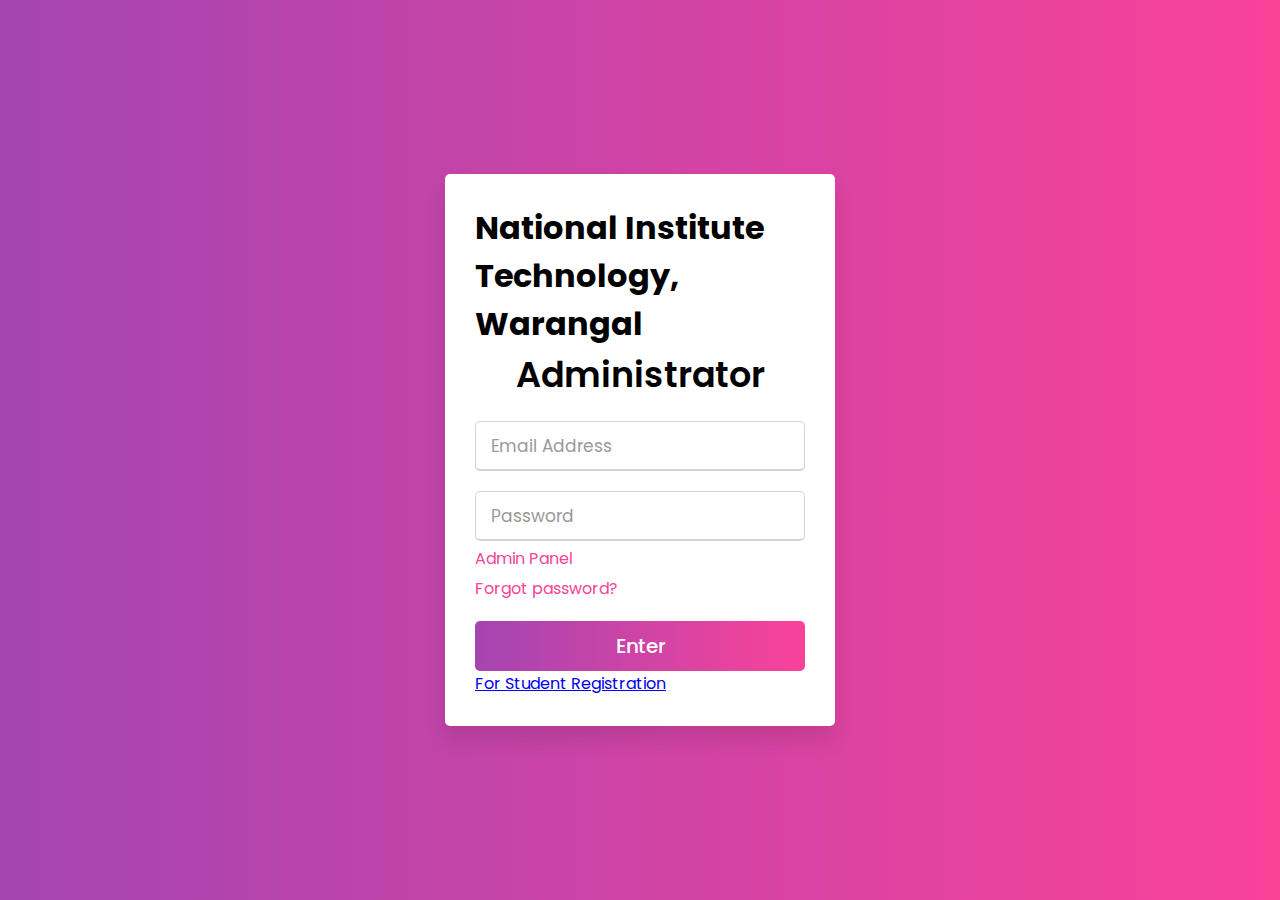
<file: index.html>
<!DOCTYPE html>
<html lang="en" dir="ltr">
    <head>
        <meta charset="utf-8">
        <link rel="stylesheet" href="landing page css.css">
        <meta name="viewport" content="width=device-width, initial-scale=1.0">
    </head>

    <body>
        <div class="wrapper">
            <h1>National Institute Technology, Warangal</h1>
            <div class="title-text">
                
                <div class="title signup">
                    Administrator</div>
            </div>

            
                <div class="form-inner">
                    <form action="login.php" class="login" method="post" >
                        <div class="field">
                            <input type="text" placeholder="Email Address" name="mail" required>
                        </div>
                        <div class="field">
                            <input type="password" placeholder="Password" name="pass" required>
                        </div>
                        <div class="pass-link">
                            <a href="admin page.html">Admin Panel</a>
                        </div>
                        <div class="pass-link">
                            <a href="#">Forgot password?</a>
                        </div>
                        <div class="field btn">
                            <div class="btn-layer">
                            </div>
                            <input type="submit" value="Enter" name="submit">
                        </div>
                        <a href="studentpage.html">For Student Registration</a>
                    </form>
                </div>
            </div>
        </div>

        <!-- <script>
            const loginText = document.querySelector(".title-text .login");
            const loginForm = document.querySelector("form.login");
            const loginBtn = document.querySelector("label.login");
            const signupBtn = document.querySelector("label.signup");
            const signupLink = document.querySelector("form .signup-link a");
            signupBtn.onclick = (()=>{
            loginForm.style.marginLeft = "-50%";
            loginText.style.marginLeft = "-50%";
            });
            loginBtn.onclick = (()=>{
            loginForm.style.marginLeft = "0%";
            loginText.style.marginLeft = "0%";
            });
        </script> -->

    </body>
</html>
</file>
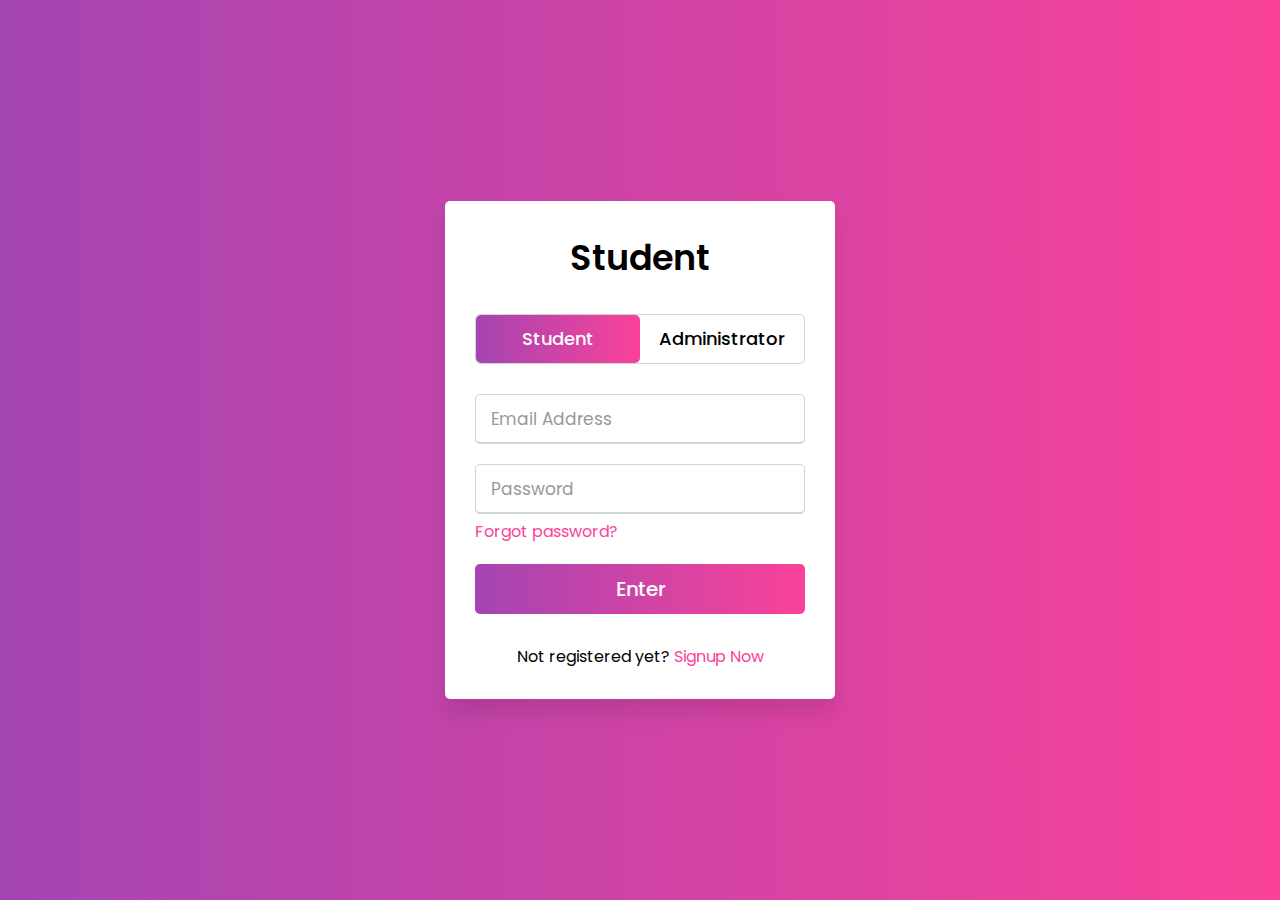
<file: landing page.html>
<!DOCTYPE html>
<html lang="en" dir="ltr">
    <head>
        <meta charset="utf-8">
        <link rel="stylesheet" href="landing page css.css">
        <meta name="viewport" content="width=device-width, initial-scale=1.0">
    </head>

    <body>
        <div class="wrapper">
            <div class="title-text">
                <div class="title login">
                    Student</div>
                <div class="title signup">
                    Administrator</div>
            </div>

            <div class="form-container">
                <div class="slide-controls">
                    <input type="radio" name="slide" id="login" checked>
                    <input type="radio" name="slide" id="signup">
                    <label for="login" class="slide login">Student</label>
                    <label for="signup" class="slide signup">Administrator</label>
                <div class="slider-tab">
                </div>
                </div>
                <div class="form-inner">
                    <form action="#" class="login">
                        <div class="field">
                            <input type="text" placeholder="Email Address" required>
                        </div>
                        <div class="field">
                            <input type="password" placeholder="Password" required>
                        </div>
                        <div class="pass-link">
                            <a href="#">Forgot password?</a>
                        </div>
                        <div class="field btn">
                            <div class="btn-layer">
                            </div>
                            <input type="submit" value="Enter">
                        </div>
                        <div class="signup-link">
                            Not registered yet?
                            <a href="studentpage.html">Signup Now</a>
                        </div>
                    </form>
                    <form action="#" class="signup">
                        <div class="field">
                            <input type="text" placeholder="Email Address" required>
                        </div>
                        <div class="field">
                            <input type="password" placeholder="Password" required>
                        </div>
                        <div class="pass-link">
                            <a href="#">Forgot password?</a>
                        </div>
                        <div class="field btn">
                            <div class="btn-layer">
                            </div>
                            <input type="submit" value="Enter">
                        </div>
                    </form>
                </div>
            </div>
        </div>

        <script>
            const loginText = document.querySelector(".title-text .login");
            const loginForm = document.querySelector("form.login");
            const loginBtn = document.querySelector("label.login");
            const signupBtn = document.querySelector("label.signup");
            const signupLink = document.querySelector("form .signup-link a");
            signupBtn.onclick = (()=>{
            loginForm.style.marginLeft = "-50%";
            loginText.style.marginLeft = "-50%";
            });
            loginBtn.onclick = (()=>{
            loginForm.style.marginLeft = "0%";
            loginText.style.marginLeft = "0%";
            });
        </script>

    </body>
</html>
</file>
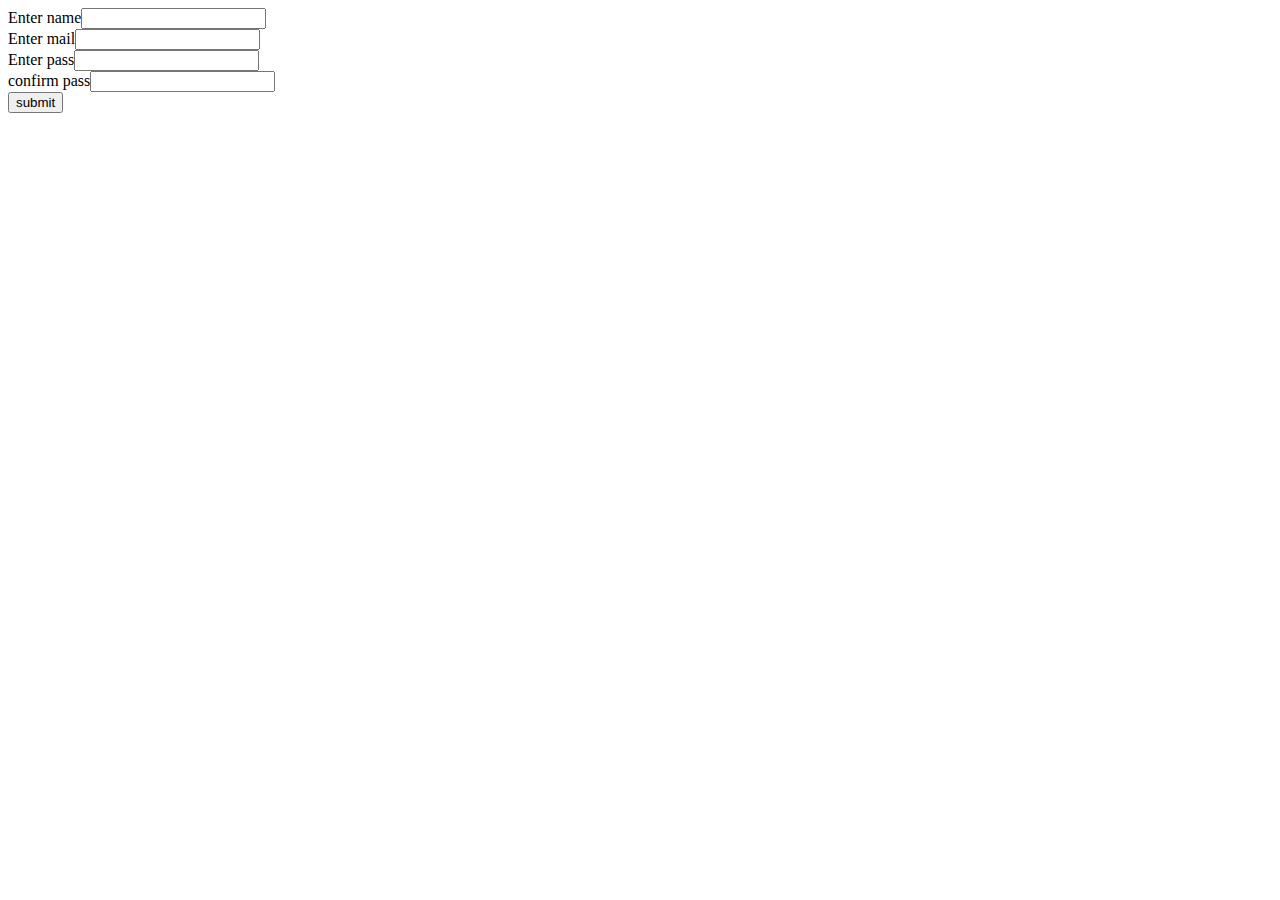
<file: reg.html>
<!DOCTYPE html>
<html lang="en">
<head>
  <meta charset="UTF-8">
  <meta http-equiv="X-UA-Compatible" content="IE=edge">
  <meta name="viewport" content="width=device-width, initial-scale=1.0">
  <title>Document</title>
</head>
<body>
  <form action="registration.php" method="POST">
    Enter name<input type="text" required="true" name="name"><br>
    Enter mail<input type="email" required="true" name="mail"><br>
    Enter pass<input type="password" required="true" name="pass"><br>
    confirm pass<input type="password" required="true" name="cpass"><br>
    <input type="submit" name="submit" value="submit">
  </form>
</body>
</html>
</file>
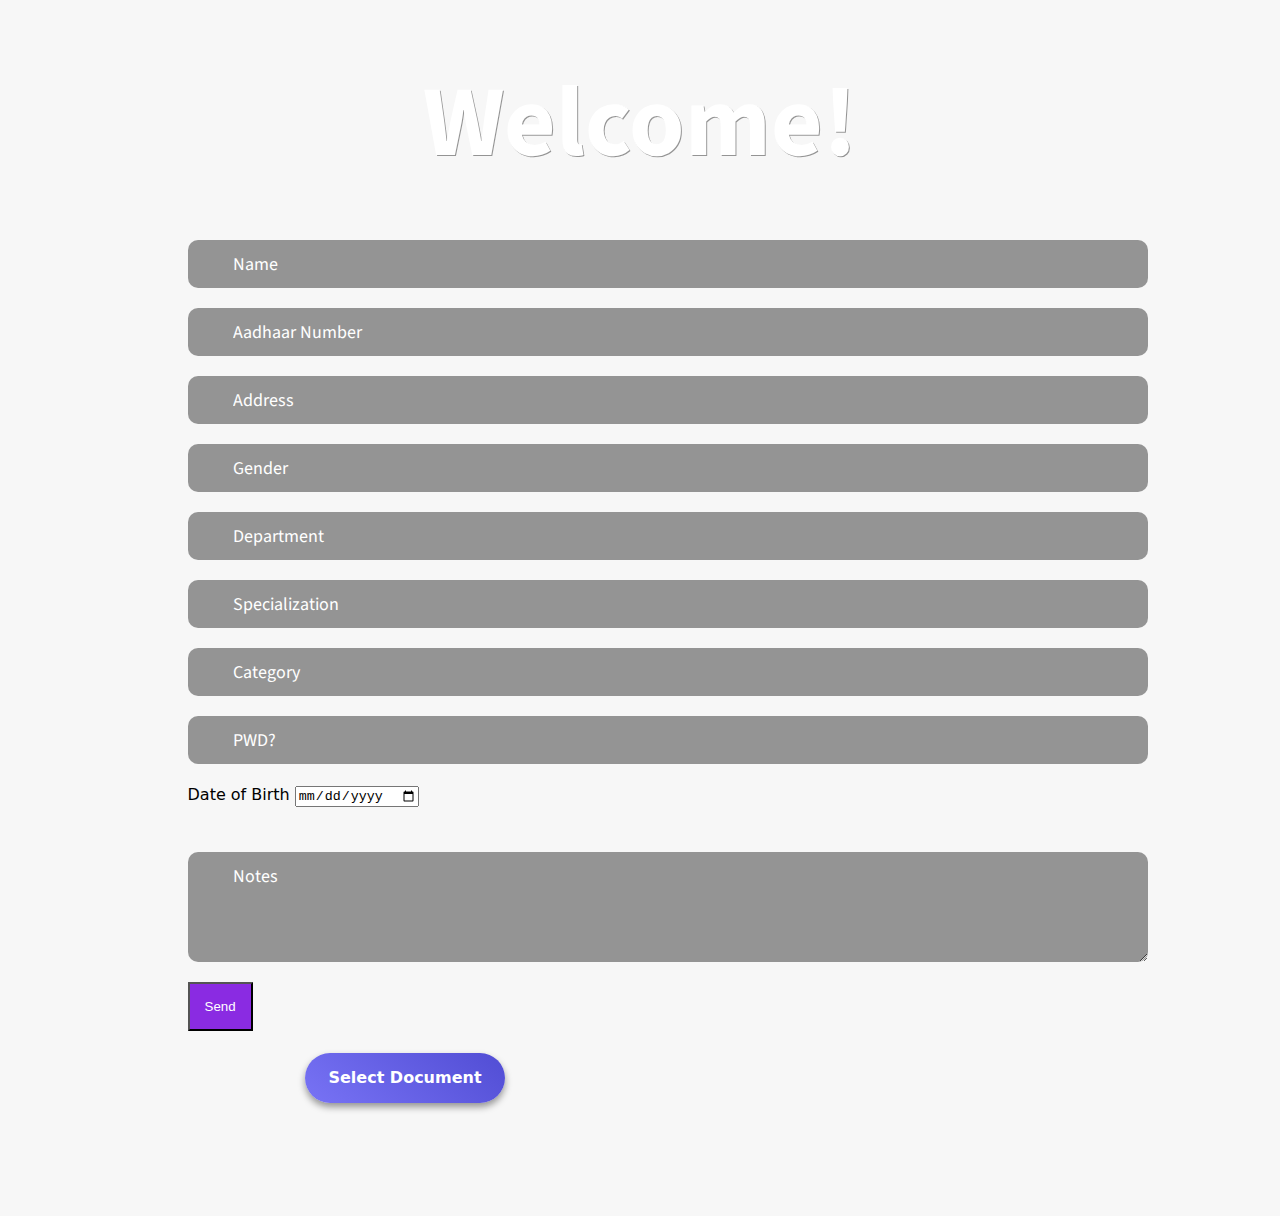
<file: studentpage.html>
<html>
    <head>
        <link rel="stylesheet" href="student page css.css">
    </head>

    <body>
        <h1>Welcome!</h1>
        <div class="wpcf7" id="wpcf7-f156-p143-o1 formwrap">
            <form action="registration.php" method="post" class="wpcf7-form" novalidate="novalidate">
                <div style="display: none;">
                    <input type="hidden" name="_wpcf7" value="156">
                    <input type="hidden" name="_wpcf7_version" value="3.7.2">
                    <input type="hidden" name="_wpcf7_locale" value="en_US">
                    <input type="hidden" name="_wpcf7_unit_tag" value="wpcf7-f156-p143-o1">
                    <input type="hidden" name="_wpnonce" value="d1da331d93">
                </div>
                    <p>
                        <span class="wpcf7-form-control-wrap Name">
                            <input type="text" name="name" value="" size="40" class="nameinput wpcf7-form-control wpcf7-text wpcf7-validates-as-required" aria-required="true" aria-invalid="false" placeholder="Name">
                        </span>

                        <span class="wpcf7-form-control-wrap Name">
                            <input type="text" name="adhar" value="" size="40" class="nameinput wpcf7-form-control wpcf7-text wpcf7-validates-as-required" aria-required="true" aria-invalid="false" placeholder="Aadhaar Number">
                        </span>

                        <span class="wpcf7-form-control-wrap Name">
                            <input type="text" name="address" value="" size="40" class="nameinput wpcf7-form-control wpcf7-text wpcf7-validates-as-required" aria-required="true" aria-invalid="false" placeholder="Address">
                        </span>

                        <span class="wpcf7-form-control-wrap Subject flat">
                            <select name="gender" class="indent wpcf7-form-control wpcf7-select wpcf7-validates-as-required" aria-required="true" aria-invalid="false">
                            <option value="Gender">Gender</option>
                            <option value="Male">Male</option>
                            <option value="Female">Female</option>
                            <option value="Other">Other</option>
                            </select>
                        </span>

                        <span class="wpcf7-form-control-wrap Subject flat">
                            <select name="department" class="indent wpcf7-form-control wpcf7-select wpcf7-validates-as-required" aria-required="true" aria-invalid="false">
                            <option value="Department">Department</option>
                            <option value="xxx">xxx</option>
                            <option value="yyy">yyy</option>
                            <option value="zzz">zzz</option>
                            </select>
                        </span>

                        <span class="wpcf7-form-control-wrap Subject flat">
                            <select name="specialization" class="indent wpcf7-form-control wpcf7-select wpcf7-validates-as-required" aria-required="true" aria-invalid="false">
                            <option value="Specialization">Specialization</option>
                            <option value="xxx">xxx</option>
                            <option value="yyy">yyy</option>
                            <option value="zzz">zzz</option>
                            </select>
                        </span>

                        <span class="wpcf7-form-control-wrap Subject flat">
                            <select name="category" class="indent wpcf7-form-control wpcf7-select wpcf7-validates-as-required" aria-required="true" aria-invalid="false">
                            <option value="Category">Category</option>
                            <option value="general">General</option>
                            <option value="sc">SC</option>
                            <option value="st">ST</option>
                            <option value="obc">OBC</option>
                            </select>
                        </span>

                        <span class="wpcf7-form-control-wrap Subject flat">
                            <select name="PWD" class="indent wpcf7-form-control wpcf7-select wpcf7-validates-as-required" aria-required="true" aria-invalid="false">
                            <option value="pwd">PWD?</option>
                            <option value="yes">Yes</option>
                            <option value="no">No</option>
                            </select>
                        </span>
                        
                        <span class="wpcf7-form-control-wrap Subject flat">
                        
                            <label for="birthday">Date of Birth</label>
                            <input type="date" id="birthday" name="date">
                        </span>

                        <span class="wpcf7-form-control-wrap Message">
                            <textarea name="notes" cols="45" rows="10" class="wpcf7-form-control wpcf7-textarea" aria-invalid="false" placeholder="Notes"></textarea>
                        </span>

                        <div class="file-input">
                            <input type="file" id="file" class="file" name="docs">
                            <label for="file">
                              Select Document
                              <p class="file-name"></p>
                            </label>
                        </div>
<!-- 
                        <div class="image-input">
                            <input type="image" id="image" name="image">
                            <label for="image">
                              Select Image
                            </label>
                        </div> -->

                        <input style="padding: 15px;color:white; background-color: blueviolet; border-radius: 0.5px;" type="submit" value="Send" name="submit" >
                        <!-- <img class="ajax-loader" src="http://www.jordancundiff.com/wp-content/plugins/contact-form-7/images/ajax-loader.gif" alt="Sending ..." style="visibility: hidden;"> -->
                    </p>
                <!-- <div class="wpcf7-response-output wpcf7-display-none">
            </div> -->
        </form>
        </div>
    </body>
</html>
</file>
<file: landing page css.css>
@import url('https://fonts.googleapis.com/css?family=Poppins:400,500,600,700&display=swap');
*{
  margin: 0;
  padding: 0;
  box-sizing: border-box;
  font-family: 'Poppins', sans-serif;
}
html,body{
  display: grid;
  height: 100%;
  width: 100%;
  place-items: center;
  background: -webkit-linear-gradient(left, #a445b2, #fa4299);
}
::selection{
  background: #fa4299;
  color: #fff;
}
.wrapper{
  overflow: hidden;
  max-width: 390px;
  background: #fff;
  padding: 30px;
  border-radius: 5px;
  box-shadow: 0px 15px 20px rgba(0,0,0,0.1);
}
.wrapper .title-text{
  display: flex;
  width: 200%;
}
.wrapper .title{
  width: 50%;
  font-size: 35px;
  font-weight: 600;
  text-align: center;
  transition: all 0.6s cubic-bezier(0.68,-0.55,0.265,1.55);
}
.wrapper .slide-controls{
  position: relative;
  display: flex;
  height: 50px;
  width: 100%;
  overflow: hidden;
  margin: 30px 0 10px 0;
  justify-content: space-between;
  border: 1px solid lightgrey;
  border-radius: 5px;
}
.slide-controls .slide{
  height: 100%;
  width: 100%;
  color: #fff;
  font-size: 18px;
  font-weight: 500;
  text-align: center;
  line-height: 48px;
  cursor: pointer;
  z-index: 1;
  transition: all 0.6s ease;
}
.slide-controls label.signup{
  color: #000;
}
.slide-controls .slider-tab{
  position: absolute;
  height: 100%;
  width: 50%;
  left: 0;
  z-index: 0;
  border-radius: 5px;
  background: -webkit-linear-gradient(left, #a445b2, #fa4299);
  transition: all 0.6s cubic-bezier(0.68,-0.55,0.265,1.55);
}
input[type="radio"]{
  display: none;
}
#signup:checked ~ .slider-tab{
  left: 50%;
}
#signup:checked ~ label.signup{
  color: #fff;
  cursor: default;
  user-select: none;
}
#signup:checked ~ label.login{
  color: #000;
}
#login:checked ~ label.signup{
  color: #000;
}
#login:checked ~ label.login{
  cursor: default;
  user-select: none;
}
.wrapper .form-container{
  width: 100%;
  overflow: hidden;
}
.form-container .form-inner{
  display: flex;
  width: 200%;
}
.form-container .form-inner form{
  width: 50%;
  transition: all 0.6s cubic-bezier(0.68,-0.55,0.265,1.55);
}
.form-inner form .field{
  height: 50px;
  width: 100%;
  margin-top: 20px;
}
.form-inner form .field input{
  height: 100%;
  width: 100%;
  outline: none;
  padding-left: 15px;
  border-radius: 5px;
  border: 1px solid lightgrey;
  border-bottom-width: 2px;
  font-size: 17px;
  transition: all 0.3s ease;
}
.form-inner form .field input:focus{
  border-color: #fc83bb;
  /* box-shadow: inset 0 0 3px #fb6aae; */
}
.form-inner form .field input::placeholder{
  color: #999;
  transition: all 0.3s ease;
}
form .field input:focus::placeholder{
  color: #b3b3b3;
}
.form-inner form .pass-link{
  margin-top: 5px;
}
.form-inner form .signup-link{
  text-align: center;
  margin-top: 30px;
}
.form-inner form .pass-link a,
.form-inner form .signup-link a{
  color: #fa4299;
  text-decoration: none;
}
.form-inner form .pass-link a:hover,
.form-inner form .signup-link a:hover{
  text-decoration: underline;
}
form .btn{
  height: 50px;
  width: 100%;
  border-radius: 5px;
  position: relative;
  overflow: hidden;
}
form .btn .btn-layer{
  height: 100%;
  width: 300%;
  position: absolute;
  left: -100%;
  background: -webkit-linear-gradient(right, #a445b2, #fa4299, #a445b2, #fa4299);
  border-radius: 5px;
  transition: all 0.4s ease;;
}
form .btn:hover .btn-layer{
  left: 0;
}
form .btn input[type="submit"]{
  height: 100%;
  width: 100%;
  z-index: 1;
  position: relative;
  background: none;
  border: none;
  color: #fff;
  padding-left: 0;
  border-radius: 5px;
  font-size: 20px;
  font-weight: 500;
  cursor: pointer;
}
</file>
<file: student page css.css>
@import url(https://fonts.googleapis.com/css?family=Source+Sans+Pro);
body {
	  background:#2d3b36 url(https://images.unsplash.com/photo-1557683316-973673baf926?ixlib=rb-1.2.1&ixid=MnwxMjA3fDB8MHxleHBsb3JlLWZlZWR8M3x8fGVufDB8fHx8&w=1000&q=80)no-repeat center center fixed;
  	-webkit-background-size: cover;
	  -moz-background-size: cover;
	  -o-background-size: cover;
	  background-size: cover;
    padding-top: 0px;
}

body {
  font-family: "system-ui";
  line-height: 1.4;
  padding: 1rem;
  background-color: #f7f7f7;
  min-height: 1200px;
}

* {
  box-sizing: border-box;
}

h1 {
   color: #fff; 
   text-shadow: 1px 1px 0 rgba(0,0,0,0.4);
   padding-top: 30px;
   font-size: 100px; 
   font-weight: 700;
   text-align: center;
   font-family: 'Source Sans Pro', sans-serif;
   margin: 0px;
}

form {
    margin-left:auto;
    margin-right:auto;
    width: 965px;
    height: 450px;
    padding:30px;
    -moz-border-radius: 10px;
    -webkit-border-radius: 10px;
    border-radius: 10px;
    -moz-background-clip: padding;
    -webkit-background-clip: padding-box;
    background-clip: padding-box; 
    overflow: visible; 
}

textarea{
	  background: rgba(0, 0, 0, 0.4); 
    width: 960px;
    height: 110px;
    border: none;
    -moz-border-radius: 10px;
    -webkit-border-radius: 10px;
    border-radius: 10px;
    -moz-background-clip: padding;
    -webkit-background-clip: padding-box;
    background-clip: padding-box; 
    display: block;
    font-family: 'Source Sans Pro', sans-serif;
    font-size: 18px;
    color: #fff;
    padding-left: 45px;
    padding-right: 20px;
    padding-top: 12px;
    margin-bottom: 20px;
    overflow: hidden;
}

select {
    width: 960px;
    height: 48px;
    line-height: 1.5;
    font-size: 1.4em;
    border: none;
    border-radius: 10px;
    -webkit-border-radius: 10px;
    -mox-border-radius: 10px;
    color: #fff;
    display: block;
    background: transparent;
    background-color: rgba(0,0,0,.4);
    margin-bottom: 20px;
    display: block;
    font-family: 'Source Sans Pro', sans-serif;
    font-size: 18px;
    appearance: none;
    -webkit-appearance: none;
    -moz-appearance: none;
}

.nameinput, .emailinput {
    width: 960px;
    height: 48px;
    border: none;
    -moz-border-radius: 10px;
    -webkit-border-radius: 10px;
    border-radius: 10px;
    -moz-background-clip: padding;
    -webkit-background-clip: padding-box;
    background-clip: padding-box; 
    display: block;
    font-family: 'Source Sans Pro', sans-serif;
    font-size: 18px;
    color: #fff;
    padding-left: 20px;
    padding-right: 20px;
    margin-bottom: 20px;
}

input[type=submit] {
    cursor: pointer;
}

input.nameinput {
	  background: rgba(0, 0, 0, 0.4); 
	  padding-left: 45px;
}

input.emailinput {
	  background: rgba(0, 0, 0, 0.4);
	  padding-left: 45px;
}

input.message {
	  background: rgba(0, 0, 0, 0.4);
	  padding-left: 45px;
}

select.indent {
	  padding-left: 45px;
    cursor: pointer;
}

::-webkit-input-placeholder {
	  color: #fff;
}

:-moz-placeholder{ 
    color: #fff; 
}

::-moz-placeholder {
    color: #fff;
}

:-ms-input-placeholder {  
	  color: #fff; 
}

input:focus, textarea:focus { 
	  background-color: rgba(0, 0, 0, 0.2);
    -moz-box-shadow: 0 0 5px 1px rgba(255,255,255,.5);
    -webkit-box-shadow: 0 0 5px 1px rgba(255,255,255,.5);
    box-shadow: 0 0 5px 1px rgba(255,255,255,.5);
	  overflow: hidden; 
}

.btn {
	border: none;
	font-family: 'Source Sans Pro', sans-serif;
  font-size: 18px;
  width: 200px;
  height: 48px;
	color: #000;
	background: #fff;
	cursor: pointer;
	display: inline-block;
	font-weight: 700;
	position: absolute;
  top: 1050px;
  right: 250px;
  outline: none;
  box-shadow: 0 6px #cecece;
  border-radius: 5px;
  margin-right: 6px;
}

.btn:hover {
	transform: scale(1.02);
}

.btn:active {
	background: #fff;
  outline: none;
  box-shadow: 0 0 #cecece;
	top: 6px;
}

.flat {
	border: none;
	cursor: pointer;
	display: inline-block;
	outline: none;
  position: relative;
	-webkit-transition: all 0.3s;
	-moz-transition: all 0.3s;
	transition: all 0.3s;
}


.flat:before {
	position: absolute;
	height: 100%;
	left: 0;
	top: 0;
	line-height: 3;
	font-size: 140%;
	width: 60px;
}


.flat {
   width: 960px !important;
   height: 48px;
   overflow: hidden;
   margin-bottom: 20px;
   background: url(http://www.jordancundiff.com/wp-content/uploads/2014/03/icon-dropdown.png) no-repeat right;
   }


.file {
  opacity: 0;
  width: 0.1px;
  height: 0.1px;
  position: absolute;
}

.file-name {
  position: absolute;
  bottom: -35px;
  left: 10px;
  font-size: 0.85rem;
  color: #555;
}

.file-input label {
  display: block;
  position: absolute;
  top: 1053px;
  left: 305px;
  width: 200px;
  height: 50px;
  border-radius: 25px;
  background: linear-gradient(40deg, #7873f5, #514dd4);
  box-shadow: 0 4px 7px rgba(0, 0, 0, 0.4);
  display: flex;
  align-items: center;
  justify-content: center;
  color: #fff;
  font-weight: bold;
  cursor: pointer;
  transition: transform .2s ease-out;
}

.image {
  opacity: 0;
  width: 0.1px;
  height: 0.1px;
  position: absolute;
}

.image-name {
  position: absolute;
  bottom: -35px;
  left: 10px;
  font-size: 0.85rem;
  color: #555;
}

.image-input label {
  display: block;
  position: absolute;
  top: 1053px;
  left: 660px;
  width: 200px;
  height: 50px;
  border-radius: 25px;
  background: linear-gradient(40deg, #7873f5, #514dd4);
  box-shadow: 0 4px 7px rgba(0, 0, 0, 0.4);
  display: flex;
  align-items: center;
  justify-content: center;
  color: #fff;
  font-weight: bold;
  cursor: pointer;
  transition: transform .2s ease-out;
}

input:hover + label,
input:focus + label {
  transform: scale(1.02);
}

input:focus + label {
  outline: 1px solid #000;
  outline: -webkit-focus-ring-color auto 2px;
}


input:hover + label,
input:focus + label {
  transform: scale(1.02);
}

input:focus + label {
  outline: 1px solid #000;
  outline: -webkit-focus-ring-color auto 2px;
}

@media only screen and ( min-width: 768px ) and ( max-width: 1035px ) {
  h1 { font-size: 80px; }
  form { width: 736px !important; }
    #wpcf7-f156-p143-o1\20 formwrap > form > p > span.wpcf7-form-control-wrap.Subject.flat > select, #wpcf7-f156-p143-o1\20 formwrap > form > p > span.wpcf7-form-control-wrap.Subject.flat { width: 731px !important; }
    .nameinput, .emailinput, #wpcf7-f156-p143-o1\20 formwrap > form > p > span.wpcf7-form-control-wrap.Message > textarea { width: 666px !important; }
}

@media only screen and ( max-width: 804px ) {
    h1 { font-size: 50px; }
  form { width: 450px !important; }
   #wpcf7-f156-p143-o1\20 formwrap > form > p > span.wpcf7-form-control-wrap.Subject.flat > select, #wpcf7-f156-p143-o1\20 formwrap > form > p > span.wpcf7-form-control-wrap.Subject.flat { width: 445px !important; }
    .nameinput, .emailinput, #wpcf7-f156-p143-o1\20 formwrap > form > p > span.wpcf7-form-control-wrap.Message > textarea { width: 380px !important; }
}

@media only screen and ( max-width: 517px ) {
     h1 { font-size: 30px; }
  form { width: 295px !important; }
  #wpcf7-f156-p143-o1\20 formwrap > form > p > span.wpcf7-form-control-wrap.Subject.flat > select, #wpcf7-f156-p143-o1\20 formwrap > form > p > span.wpcf7-form-control-wrap.Subject.flat { width: 290px !important; }
    .nameinput, .emailinput, #wpcf7-f156-p143-o1\20 formwrap > form > p > span.wpcf7-form-control-wrap.Message > textarea { width: 225px !important; }
  .btn { width: 110px; }
}
</file>
